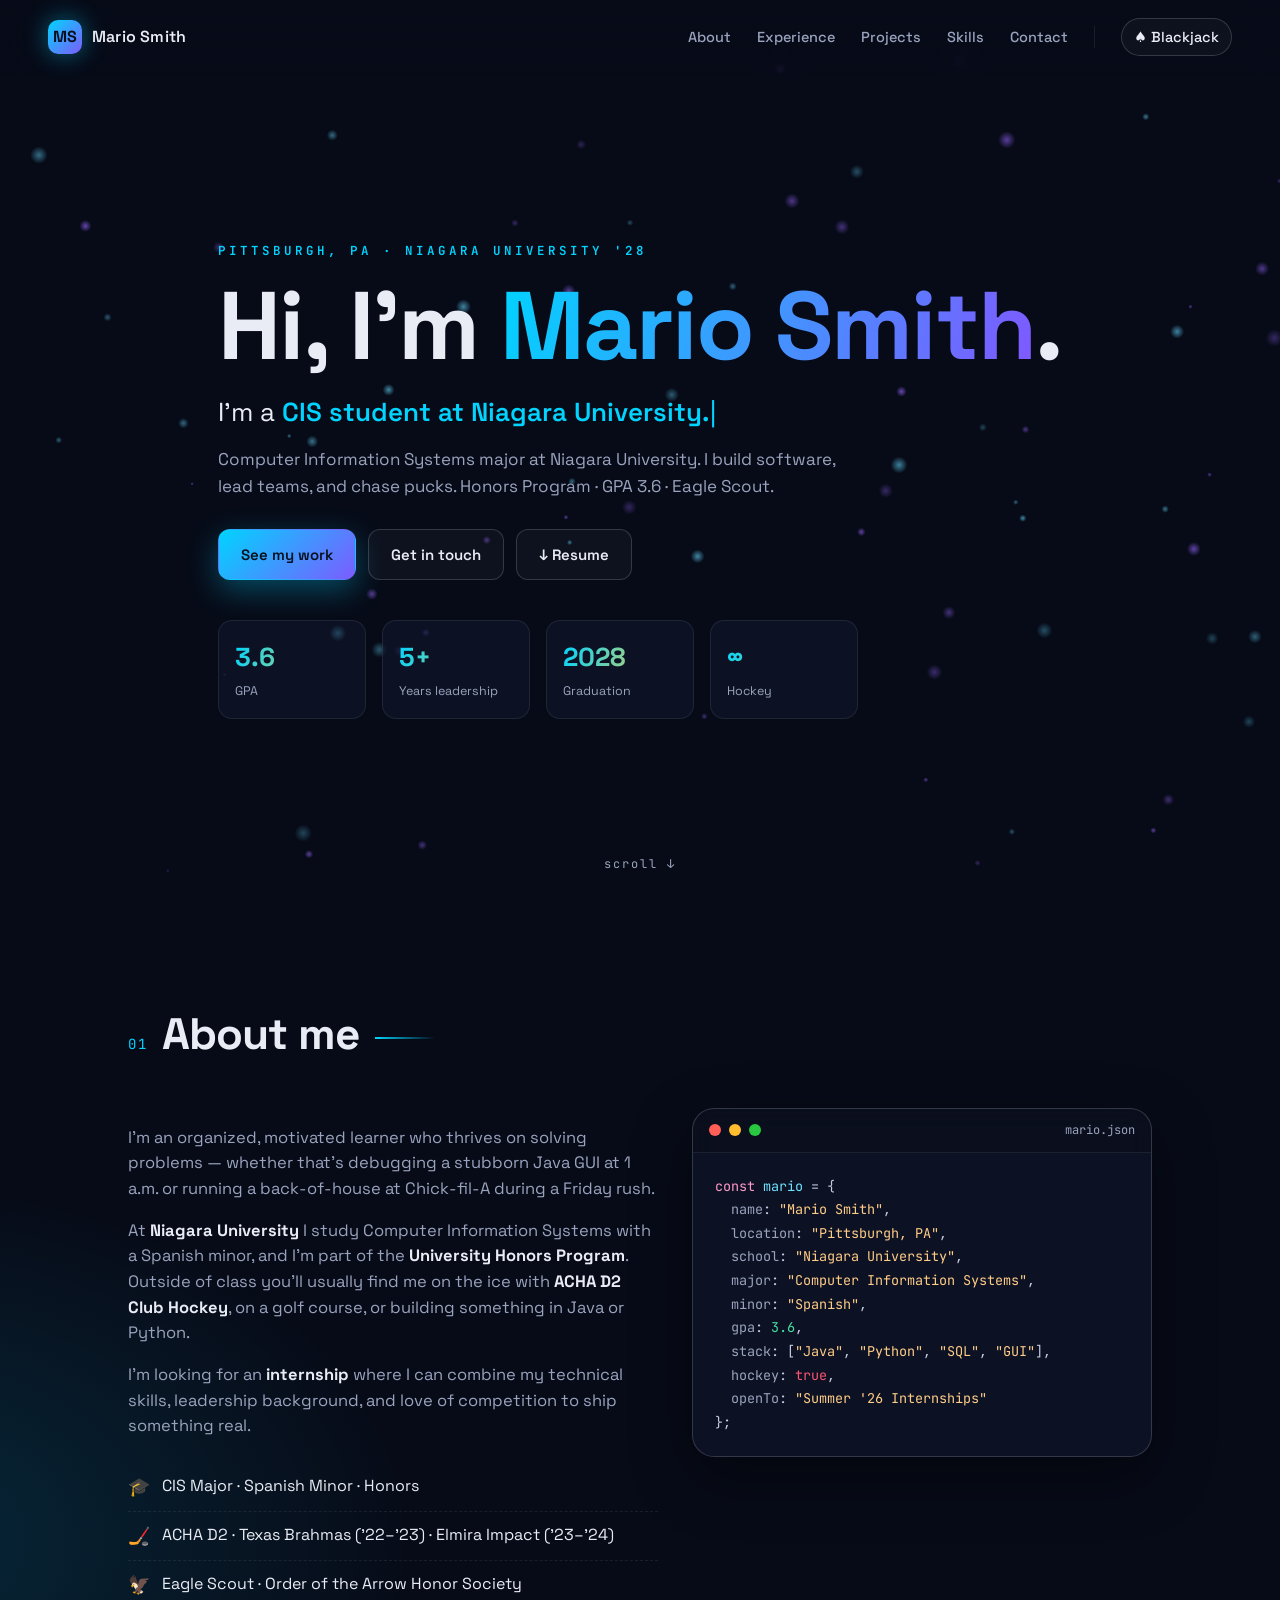
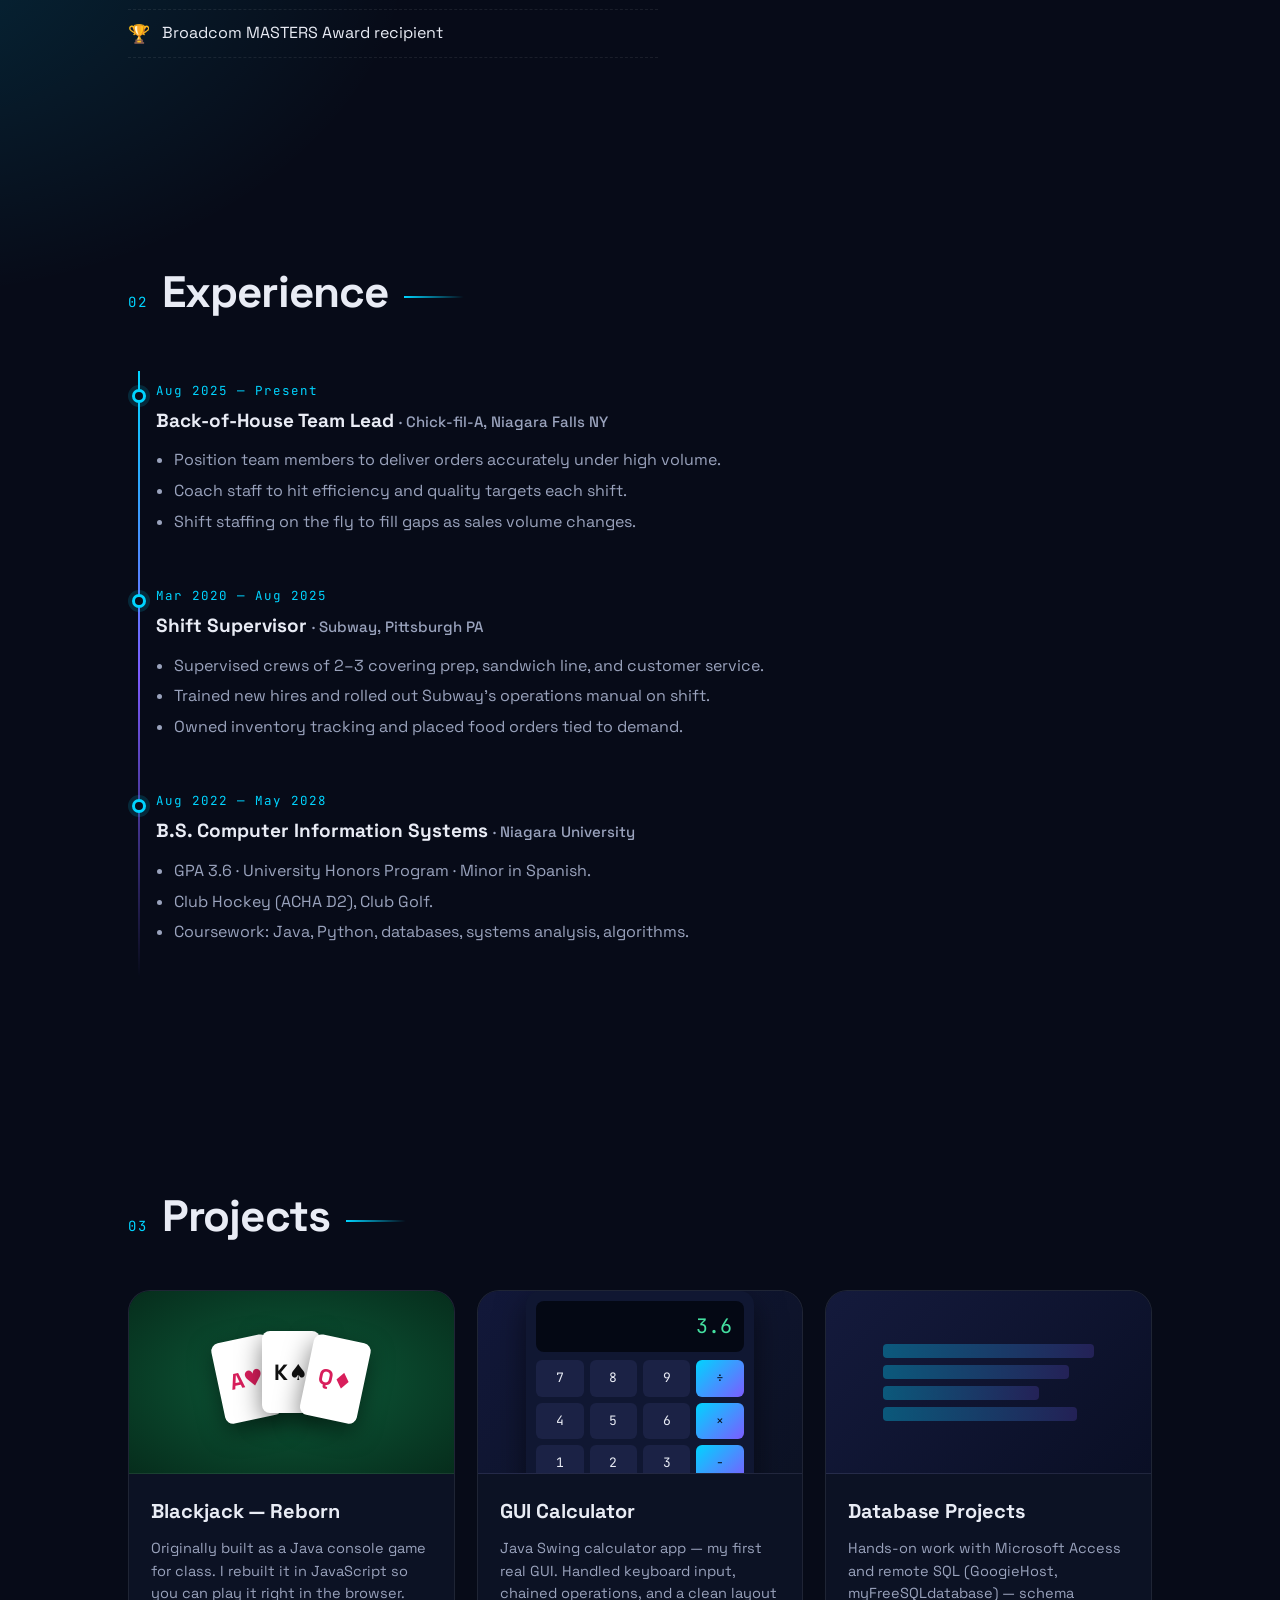
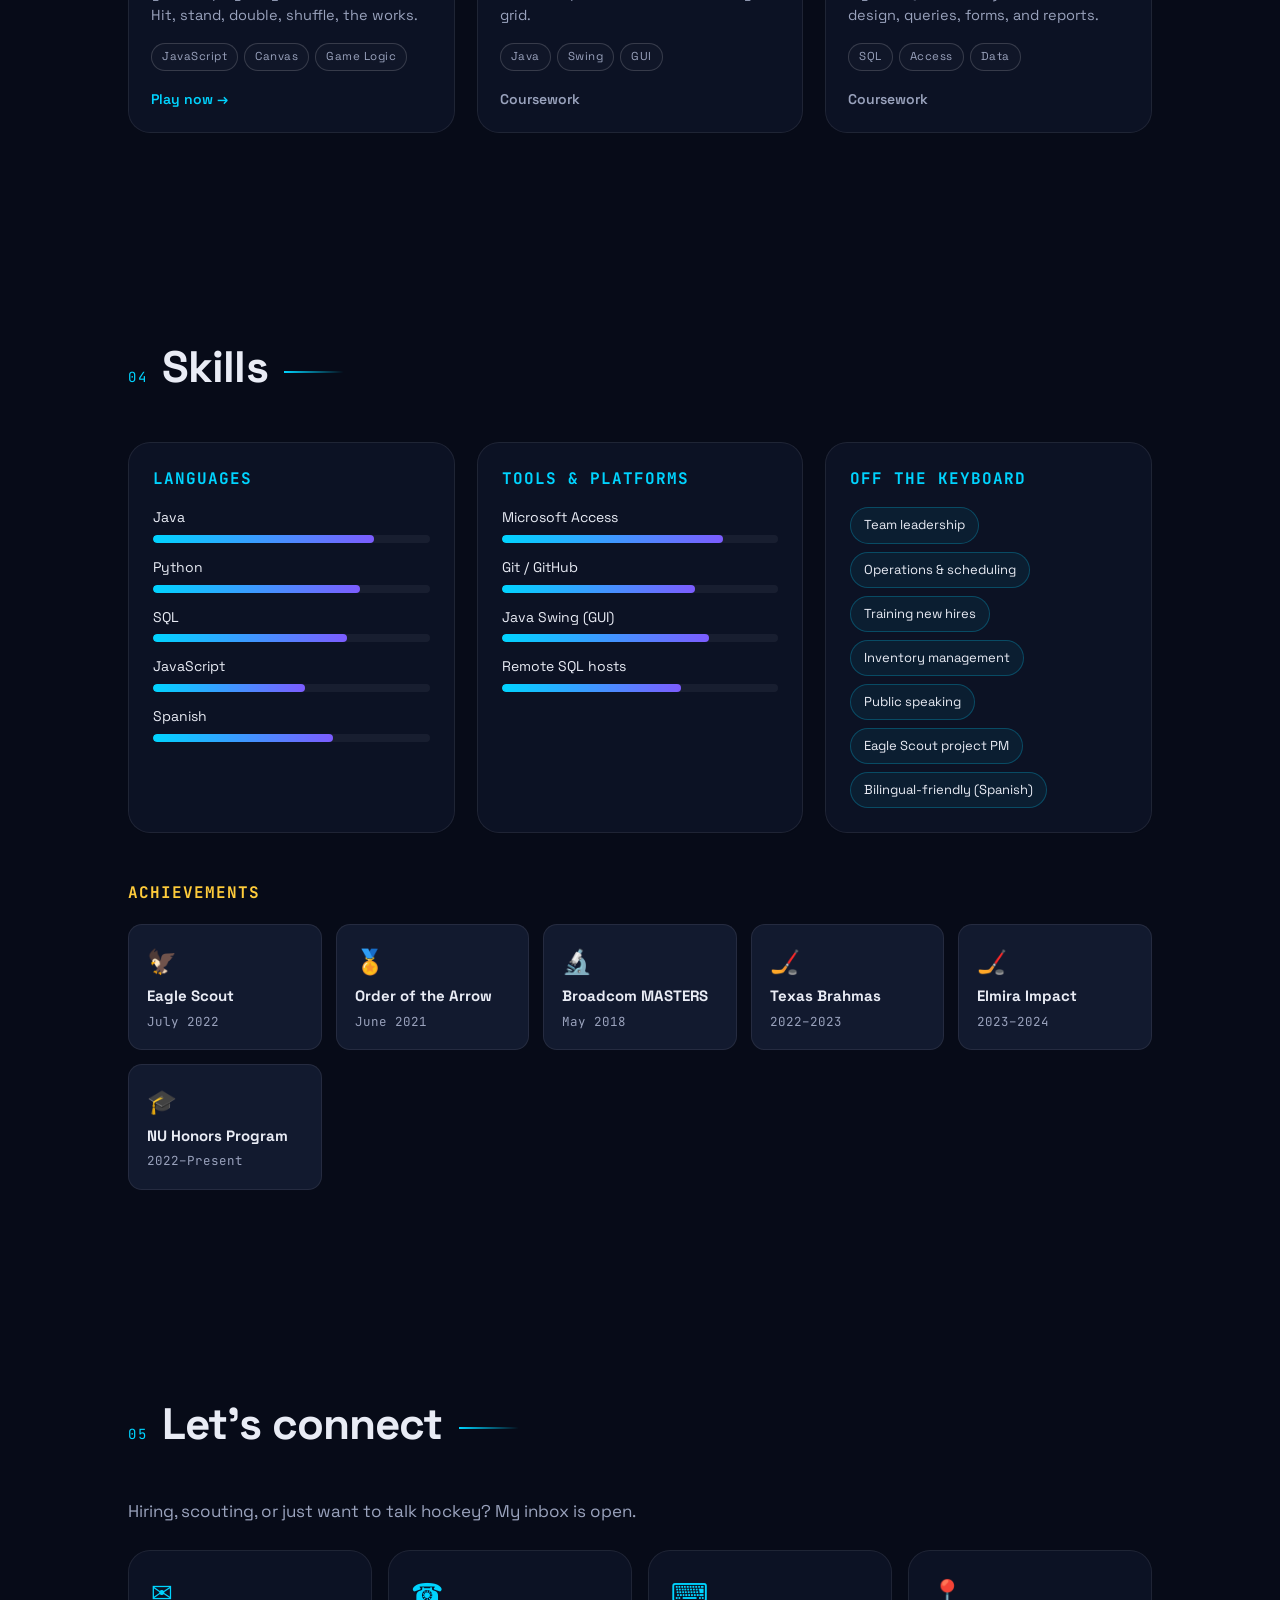
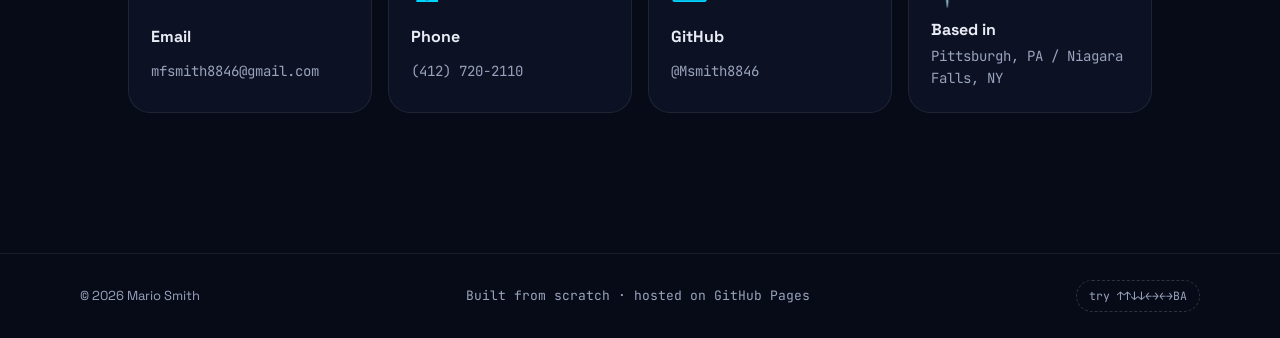
<file: index.html>
<!DOCTYPE html>
<html lang="en">
<head>
  <meta charset="UTF-8" />
  <meta name="viewport" content="width=device-width, initial-scale=1.0" />
  <meta name="description" content="Mario Smith — Computer Information Systems student at Niagara University. Java & Python developer, hockey player, Eagle Scout." />
  <meta name="theme-color" content="#0b1020" />
  <title>Mario Smith — CIS Student, Developer & Hockey Player</title>
  <link rel="preconnect" href="https://fonts.googleapis.com">
  <link rel="preconnect" href="https://fonts.gstatic.com" crossorigin>
  <link href="https://fonts.googleapis.com/css2?family=Space+Grotesk:wght@400;500;600;700&family=JetBrains+Mono:wght@400;600&display=swap" rel="stylesheet">
  <link rel="stylesheet" href="css/styles.css" />
  <link rel="icon" type="image/svg+xml" href="data:image/svg+xml,%3Csvg xmlns='http://www.w3.org/2000/svg' viewBox='0 0 100 100'%3E%3Ccircle cx='50' cy='50' r='45' fill='%230b1020'/%3E%3Ctext x='50' y='67' font-size='56' text-anchor='middle' fill='%2300d4ff' font-family='Arial' font-weight='bold'%3EM%3C/text%3E%3C/svg%3E">
</head>
<body>
  <canvas id="bg-canvas" aria-hidden="true"></canvas>

  <header class="nav" id="nav">
    <a href="#home" class="brand" aria-label="Home">
      <span class="brand-mark">MS</span>
      <span class="brand-text">Mario Smith</span>
    </a>
    <nav class="nav-links" aria-label="Primary">
      <a href="#about">About</a>
      <a href="#experience">Experience</a>
      <a href="#projects">Projects</a>
      <a href="#skills">Skills</a>
      <a href="#contact">Contact</a>
      <span class="nav-divider" aria-hidden="true"></span>
      <a href="blackjack.html" class="nav-fun">♠ Blackjack</a>
    </nav>
    <button class="nav-toggle" id="nav-toggle" aria-label="Toggle menu" aria-expanded="false">
      <span></span><span></span><span></span>
    </button>
  </header>

  <main>
    <section id="home" class="hero">
      <div class="hero-inner">
        <p class="eyebrow">Pittsburgh, PA · Niagara University '28</p>
        <h1 class="hero-title">
          Hi, I'm <span class="gradient-text">Mario Smith</span>.
        </h1>
        <p class="hero-sub">
          I'm a <span id="typed" class="typed"></span><span class="caret">|</span>
        </p>
        <p class="hero-desc">
          Computer Information Systems major at Niagara University. I build software,
          lead teams, and chase pucks. Honors Program · GPA 3.6 · Eagle Scout.
        </p>
        <div class="hero-cta">
          <a href="#projects" class="btn btn-primary">See my work</a>
          <a href="#contact" class="btn btn-ghost">Get in touch</a>
          <a href="assets/mario-smith-resume.pdf" class="btn btn-ghost" download>↓ Resume</a>
        </div>
        <div class="hero-stats">
          <div><strong>3.6</strong><span>GPA</span></div>
          <div><strong>5+</strong><span>Years leadership</span></div>
          <div><strong>2028</strong><span>Graduation</span></div>
          <div><strong>∞</strong><span>Hockey</span></div>
        </div>
      </div>
      <div class="scroll-hint" aria-hidden="true">scroll ↓</div>
    </section>

    <section id="about" class="section">
      <div class="section-head">
        <span class="section-num">01</span>
        <h2>About me</h2>
      </div>
      <div class="about-grid">
        <div class="about-copy">
          <p>
            I'm an organized, motivated learner who thrives on solving problems — whether
            that's debugging a stubborn Java GUI at 1 a.m. or running a back-of-house at
            Chick-fil-A during a Friday rush.
          </p>
          <p>
            At <strong>Niagara University</strong> I study Computer Information Systems
            with a Spanish minor, and I'm part of the <strong>University Honors
            Program</strong>. Outside of class you'll usually find me on the ice with
            <strong>ACHA D2 Club Hockey</strong>, on a golf course, or building something
            in Java or Python.
          </p>
          <p>
            I'm looking for an <strong>internship</strong> where I can combine my
            technical skills, leadership background, and love of competition to ship
            something real.
          </p>
          <ul class="about-facts">
            <li><span>🎓</span> CIS Major · Spanish Minor · Honors</li>
            <li><span>🏒</span> ACHA D2 · Texas Brahmas ('22–'23) · Elmira Impact ('23–'24)</li>
            <li><span>🦅</span> Eagle Scout · Order of the Arrow Honor Society</li>
            <li><span>🏆</span> Broadcom MASTERS Award recipient</li>
          </ul>
        </div>
        <div class="about-card tilt" data-tilt>
          <div class="about-card-head">
            <span class="dot red"></span>
            <span class="dot yellow"></span>
            <span class="dot green"></span>
            <span class="file-name">mario.json</span>
          </div>
<pre class="code"><span class="k">const</span> <span class="v">mario</span> = {
  <span class="p">name</span>: <span class="s">"Mario Smith"</span>,
  <span class="p">location</span>: <span class="s">"Pittsburgh, PA"</span>,
  <span class="p">school</span>: <span class="s">"Niagara University"</span>,
  <span class="p">major</span>: <span class="s">"Computer Information Systems"</span>,
  <span class="p">minor</span>: <span class="s">"Spanish"</span>,
  <span class="p">gpa</span>: <span class="n">3.6</span>,
  <span class="p">stack</span>: [<span class="s">"Java"</span>, <span class="s">"Python"</span>, <span class="s">"SQL"</span>, <span class="s">"GUI"</span>],
  <span class="p">hockey</span>: <span class="b">true</span>,
  <span class="p">openTo</span>: <span class="s">"Summer '26 Internships"</span>
};</pre>
        </div>
      </div>
    </section>

    <section id="experience" class="section">
      <div class="section-head">
        <span class="section-num">02</span>
        <h2>Experience</h2>
      </div>
      <div class="timeline">
        <article class="tl-item" data-reveal>
          <div class="tl-dot"></div>
          <div class="tl-meta">Aug 2025 — Present</div>
          <div class="tl-body">
            <h3>Back-of-House Team Lead <span class="tl-org">· Chick-fil-A, Niagara Falls NY</span></h3>
            <ul>
              <li>Position team members to deliver orders accurately under high volume.</li>
              <li>Coach staff to hit efficiency and quality targets each shift.</li>
              <li>Shift staffing on the fly to fill gaps as sales volume changes.</li>
            </ul>
          </div>
        </article>

        <article class="tl-item" data-reveal>
          <div class="tl-dot"></div>
          <div class="tl-meta">Mar 2020 — Aug 2025</div>
          <div class="tl-body">
            <h3>Shift Supervisor <span class="tl-org">· Subway, Pittsburgh PA</span></h3>
            <ul>
              <li>Supervised crews of 2–3 covering prep, sandwich line, and customer service.</li>
              <li>Trained new hires and rolled out Subway's operations manual on shift.</li>
              <li>Owned inventory tracking and placed food orders tied to demand.</li>
            </ul>
          </div>
        </article>

        <article class="tl-item" data-reveal>
          <div class="tl-dot"></div>
          <div class="tl-meta">Aug 2022 — May 2028</div>
          <div class="tl-body">
            <h3>B.S. Computer Information Systems <span class="tl-org">· Niagara University</span></h3>
            <ul>
              <li>GPA 3.6 · University Honors Program · Minor in Spanish.</li>
              <li>Club Hockey (ACHA D2), Club Golf.</li>
              <li>Coursework: Java, Python, databases, systems analysis, algorithms.</li>
            </ul>
          </div>
        </article>
      </div>
    </section>

    <section id="projects" class="section">
      <div class="section-head">
        <span class="section-num">03</span>
        <h2>Projects</h2>
      </div>
      <div class="projects-grid">
        <a class="proj-card" href="blackjack.html" data-reveal>
          <div class="proj-art art-blackjack" aria-hidden="true">
            <div class="cards-stack">
              <div class="mini-card red">A♥</div>
              <div class="mini-card">K♠</div>
              <div class="mini-card red">Q♦</div>
            </div>
          </div>
          <div class="proj-body">
            <h3>Blackjack — Reborn</h3>
            <p>Originally built as a Java console game for class. I rebuilt it in JavaScript so you can play it right in the browser. Hit, stand, double, shuffle, the works.</p>
            <div class="tags"><span>JavaScript</span><span>Canvas</span><span>Game Logic</span></div>
            <span class="proj-link">Play now →</span>
          </div>
        </a>

        <div class="proj-card static" data-reveal>
          <div class="proj-art art-gui" aria-hidden="true">
            <div class="calc">
              <div class="calc-screen">3.6</div>
              <div class="calc-grid">
                <span>7</span><span>8</span><span>9</span><span class="op">÷</span>
                <span>4</span><span>5</span><span>6</span><span class="op">×</span>
                <span>1</span><span>2</span><span>3</span><span class="op">−</span>
                <span>0</span><span>.</span><span class="op">=</span><span class="op">+</span>
              </div>
            </div>
          </div>
          <div class="proj-body">
            <h3>GUI Calculator</h3>
            <p>Java Swing calculator app — my first real GUI. Handled keyboard input, chained operations, and a clean layout grid.</p>
            <div class="tags"><span>Java</span><span>Swing</span><span>GUI</span></div>
            <span class="proj-link muted">Coursework</span>
          </div>
        </div>

        <div class="proj-card static" data-reveal>
          <div class="proj-art art-db" aria-hidden="true">
            <div class="db-rows">
              <div></div><div></div><div></div><div></div>
            </div>
          </div>
          <div class="proj-body">
            <h3>Database Projects</h3>
            <p>Hands-on work with Microsoft Access and remote SQL (GoogieHost, myFreeSQLdatabase) — schema design, queries, forms, and reports.</p>
            <div class="tags"><span>SQL</span><span>Access</span><span>Data</span></div>
            <span class="proj-link muted">Coursework</span>
          </div>
        </div>
      </div>
    </section>

    <section id="skills" class="section">
      <div class="section-head">
        <span class="section-num">04</span>
        <h2>Skills</h2>
      </div>
      <div class="skills-grid">
        <div class="skill-col">
          <h3>Languages</h3>
          <div class="skill"><span>Java</span><div class="bar"><i style="--w:80%"></i></div></div>
          <div class="skill"><span>Python</span><div class="bar"><i style="--w:75%"></i></div></div>
          <div class="skill"><span>SQL</span><div class="bar"><i style="--w:70%"></i></div></div>
          <div class="skill"><span>JavaScript</span><div class="bar"><i style="--w:55%"></i></div></div>
          <div class="skill"><span>Spanish</span><div class="bar"><i style="--w:65%"></i></div></div>
        </div>
        <div class="skill-col">
          <h3>Tools & Platforms</h3>
          <div class="skill"><span>Microsoft Access</span><div class="bar"><i style="--w:80%"></i></div></div>
          <div class="skill"><span>Git / GitHub</span><div class="bar"><i style="--w:70%"></i></div></div>
          <div class="skill"><span>Java Swing (GUI)</span><div class="bar"><i style="--w:75%"></i></div></div>
          <div class="skill"><span>Remote SQL hosts</span><div class="bar"><i style="--w:65%"></i></div></div>
        </div>
        <div class="skill-col">
          <h3>Off the keyboard</h3>
          <ul class="pill-list">
            <li>Team leadership</li>
            <li>Operations & scheduling</li>
            <li>Training new hires</li>
            <li>Inventory management</li>
            <li>Public speaking</li>
            <li>Eagle Scout project PM</li>
            <li>Bilingual-friendly (Spanish)</li>
          </ul>
        </div>
      </div>

      <div class="awards">
        <h3>Achievements</h3>
        <div class="award-grid">
          <div class="award"><span class="a-emoji">🦅</span><strong>Eagle Scout</strong><em>July 2022</em></div>
          <div class="award"><span class="a-emoji">🏅</span><strong>Order of the Arrow</strong><em>June 2021</em></div>
          <div class="award"><span class="a-emoji">🔬</span><strong>Broadcom MASTERS</strong><em>May 2018</em></div>
          <div class="award"><span class="a-emoji">🏒</span><strong>Texas Brahmas</strong><em>2022–2023</em></div>
          <div class="award"><span class="a-emoji">🏒</span><strong>Elmira Impact</strong><em>2023–2024</em></div>
          <div class="award"><span class="a-emoji">🎓</span><strong>NU Honors Program</strong><em>2022–Present</em></div>
        </div>
      </div>
    </section>

    <section id="contact" class="section contact">
      <div class="section-head">
        <span class="section-num">05</span>
        <h2>Let's connect</h2>
      </div>
      <p class="contact-lead">
        Hiring, scouting, or just want to talk hockey? My inbox is open.
      </p>
      <div class="contact-grid">
        <a class="contact-card" href="mailto:mfsmith8846@gmail.com">
          <span class="contact-icon">✉</span>
          <strong>Email</strong>
          <span class="contact-val">mfsmith8846@gmail.com</span>
        </a>
        <a class="contact-card" href="tel:+14127202110">
          <span class="contact-icon">☎</span>
          <strong>Phone</strong>
          <span class="contact-val">(412) 720-2110</span>
        </a>
        <a class="contact-card" href="https://github.com/Msmith8846" target="_blank" rel="noopener">
          <span class="contact-icon">⌨</span>
          <strong>GitHub</strong>
          <span class="contact-val">@Msmith8846</span>
        </a>
        <div class="contact-card static">
          <span class="contact-icon">📍</span>
          <strong>Based in</strong>
          <span class="contact-val">Pittsburgh, PA / Niagara Falls, NY</span>
        </div>
      </div>
    </section>
  </main>

  <footer class="footer">
    <div class="footer-inner">
      <span>© <span id="year"></span> Mario Smith</span>
      <span class="footer-tag">Built from scratch · hosted on GitHub Pages</span>
      <button id="konami-hint" class="konami-hint" aria-label="Secret hint">try ↑↑↓↓←→←→BA</button>
    </div>
  </footer>

  <div id="konami-overlay" class="konami-overlay" aria-hidden="true">
    <div class="konami-inner">
      <h3>🎉 You found the cheat code 🎉</h3>
      <p>Respect. Back to the game — deal yourself in.</p>
      <a href="blackjack.html" class="btn btn-primary">Play Blackjack</a>
    </div>
  </div>

  <script src="js/main.js"></script>
</body>
</html>
</file>
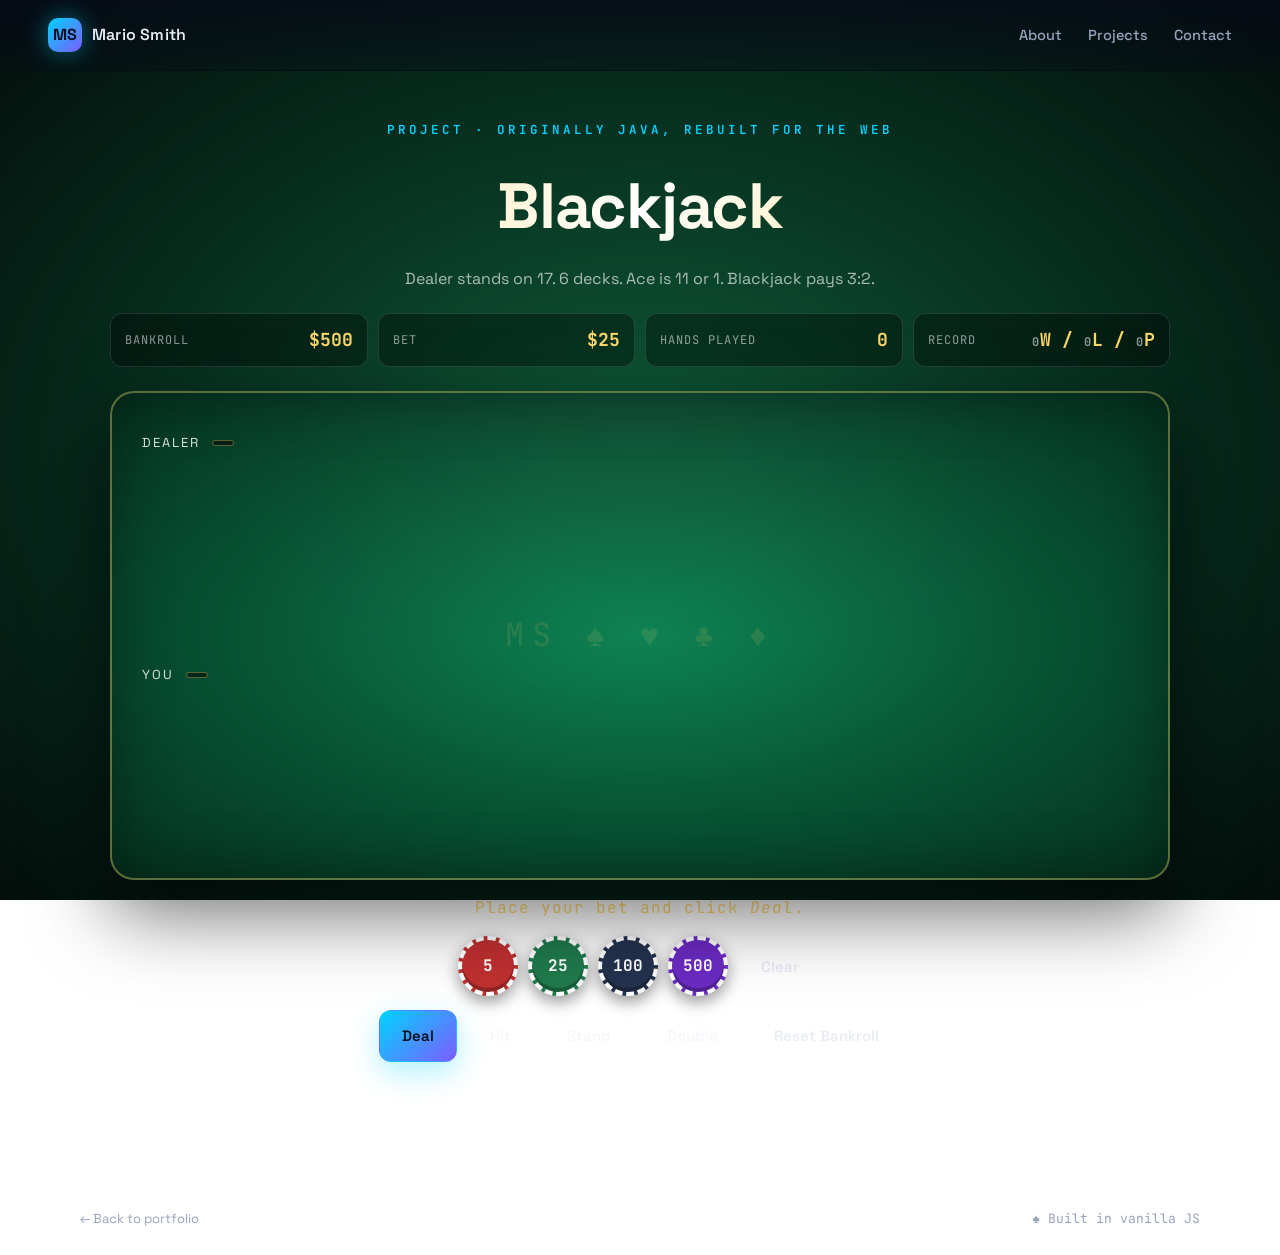
<file: blackjack.html>
<!DOCTYPE html>
<html lang="en">
<head>
  <meta charset="UTF-8" />
  <meta name="viewport" content="width=device-width, initial-scale=1.0" />
  <title>Blackjack — Mario Smith</title>
  <link rel="preconnect" href="https://fonts.googleapis.com">
  <link rel="preconnect" href="https://fonts.gstatic.com" crossorigin>
  <link href="https://fonts.googleapis.com/css2?family=Space+Grotesk:wght@400;500;600;700&family=JetBrains+Mono:wght@400;600&display=swap" rel="stylesheet">
  <link rel="stylesheet" href="css/styles.css" />
  <link rel="stylesheet" href="css/game.css" />
  <link rel="icon" type="image/svg+xml" href="data:image/svg+xml,%3Csvg xmlns='http://www.w3.org/2000/svg' viewBox='0 0 100 100'%3E%3Ccircle cx='50' cy='50' r='45' fill='%230b1020'/%3E%3Ctext x='50' y='67' font-size='56' text-anchor='middle' fill='%2300d4ff' font-family='Arial' font-weight='bold'%3EM%3C/text%3E%3C/svg%3E">
</head>
<body class="felt-bg">
  <header class="nav">
    <a href="index.html" class="brand">
      <span class="brand-mark">MS</span>
      <span class="brand-text">Mario Smith</span>
    </a>
    <nav class="nav-links" aria-label="Primary">
      <a href="index.html#about">About</a>
      <a href="index.html#projects">Projects</a>
      <a href="index.html#contact">Contact</a>
    </nav>
  </header>

  <main class="game-wrap">
    <div class="game-head">
      <p class="eyebrow">Project · Originally Java, rebuilt for the web</p>
      <h1>Blackjack</h1>
      <p class="game-sub">Dealer stands on 17. 6 decks. Ace is 11 or 1. Blackjack pays 3:2.</p>
    </div>

    <div class="hud">
      <div class="hud-card"><span>Bankroll</span><strong id="bankroll">$500</strong></div>
      <div class="hud-card"><span>Bet</span><strong id="bet">$25</strong></div>
      <div class="hud-card"><span>Hands played</span><strong id="hands">0</strong></div>
      <div class="hud-card"><span>Record</span><strong><span id="wins">0</span>W / <span id="losses">0</span>L / <span id="pushes">0</span>P</strong></div>
    </div>

    <div class="table" id="table">
      <div class="seat dealer-seat">
        <div class="seat-label">Dealer <span id="dealer-score" class="score"></span></div>
        <div class="hand" id="dealer-hand"></div>
      </div>

      <div class="felt-logo">MS ♠ ♥ ♣ ♦</div>

      <div class="seat player-seat">
        <div class="seat-label">You <span id="player-score" class="score"></span></div>
        <div class="hand" id="player-hand"></div>
      </div>
    </div>

    <div class="message" id="message">Place your bet and click <em>Deal</em>.</div>

    <div class="controls">
      <div class="bet-row">
        <button class="chip chip-5" data-bet="5">5</button>
        <button class="chip chip-25" data-bet="25">25</button>
        <button class="chip chip-100" data-bet="100">100</button>
        <button class="chip chip-500" data-bet="500">500</button>
        <button id="clear-bet" class="btn btn-ghost">Clear</button>
      </div>
      <div class="action-row">
        <button id="deal" class="btn btn-primary">Deal</button>
        <button id="hit" class="btn btn-ghost" disabled>Hit</button>
        <button id="stand" class="btn btn-ghost" disabled>Stand</button>
        <button id="double" class="btn btn-ghost" disabled>Double</button>
        <button id="reset" class="btn btn-ghost">Reset Bankroll</button>
      </div>
    </div>
  </main>

  <footer class="footer">
    <div class="footer-inner">
      <a href="index.html">← Back to portfolio</a>
      <span class="footer-tag">♠ Built in vanilla JS</span>
    </div>
  </footer>

  <script src="js/blackjack.js"></script>
</body>
</html>
</file>
<file: css/styles.css>
:root {
  --bg: #070b18;
  --bg-2: #0b1020;
  --panel: rgba(18, 24, 46, 0.6);
  --panel-2: rgba(24, 32, 58, 0.72);
  --border: rgba(255, 255, 255, 0.08);
  --border-strong: rgba(255, 255, 255, 0.16);
  --text: #e9ecf5;
  --muted: #9aa3bd;
  --accent: #00d4ff;
  --accent-2: #7c5cff;
  --gold: #ffcc3b;
  --red: #ff5470;
  --green: #44e0a1;
  --shadow: 0 20px 60px rgba(0, 0, 0, 0.45);
  --radius: 14px;
  --radius-lg: 22px;
}

* { box-sizing: border-box; }
html { scroll-behavior: smooth; }
body {
  margin: 0;
  font-family: 'Space Grotesk', system-ui, sans-serif;
  background: radial-gradient(1200px 800px at 80% -10%, rgba(124, 92, 255, 0.22), transparent 60%),
              radial-gradient(900px 600px at -10% 30%, rgba(0, 212, 255, 0.15), transparent 60%),
              var(--bg);
  color: var(--text);
  line-height: 1.55;
  min-height: 100vh;
  overflow-x: hidden;
}
a { color: inherit; text-decoration: none; }
button { font: inherit; cursor: pointer; }

#bg-canvas {
  position: fixed;
  inset: 0;
  z-index: -1;
  pointer-events: none;
}

/* NAV */
.nav {
  position: fixed;
  top: 0; left: 0; right: 0;
  display: flex;
  justify-content: space-between;
  align-items: center;
  padding: 18px clamp(20px, 4vw, 48px);
  z-index: 50;
  backdrop-filter: blur(12px);
  background: linear-gradient(to bottom, rgba(7, 11, 24, 0.78), rgba(7, 11, 24, 0.35));
  border-bottom: 1px solid transparent;
  transition: border-color 0.25s, background 0.25s;
}
.nav.scrolled {
  border-bottom-color: var(--border);
  background: rgba(7, 11, 24, 0.88);
}
.brand {
  display: flex; align-items: center; gap: 10px; font-weight: 600;
}
.brand-mark {
  width: 34px; height: 34px;
  display: grid; place-items: center;
  border-radius: 10px;
  background: linear-gradient(135deg, var(--accent), var(--accent-2));
  color: #0a0f1e; font-weight: 700;
  box-shadow: 0 0 24px rgba(0, 212, 255, 0.45);
}
.brand-text { letter-spacing: 0.2px; }
.nav-links {
  display: flex; align-items: center; gap: 26px;
}
.nav-links a {
  color: var(--muted);
  font-size: 14.5px;
  font-weight: 500;
  position: relative;
  transition: color 0.2s;
}
.nav-links a:hover { color: var(--text); }
.nav-links a::after {
  content: "";
  position: absolute; left: 0; bottom: -6px;
  width: 0; height: 2px;
  background: linear-gradient(90deg, var(--accent), var(--accent-2));
  transition: width 0.25s ease;
}
.nav-links a:hover::after { width: 100%; }
.nav-fun {
  padding: 7px 12px;
  border: 1px solid var(--border-strong);
  border-radius: 999px;
  color: var(--text) !important;
  font-weight: 600;
  background: rgba(255, 255, 255, 0.03);
  transition: transform 0.2s, border-color 0.2s, background 0.2s;
}
.nav-fun:hover {
  transform: translateY(-2px);
  border-color: var(--accent);
  background: rgba(0, 212, 255, 0.08);
}
.nav-fun::after { display: none; }
.nav-divider {
  width: 1px; height: 22px; background: var(--border);
}
.nav-toggle {
  display: none;
  background: transparent;
  border: 1px solid var(--border);
  border-radius: 10px;
  width: 40px; height: 40px;
  padding: 10px;
  flex-direction: column; justify-content: space-between; align-items: stretch;
}
.nav-toggle span {
  display: block;
  height: 2px; background: var(--text);
  transition: transform 0.25s;
}

/* HERO */
.hero {
  min-height: 100vh;
  display: grid; place-items: center;
  padding: 140px 20px 80px;
  position: relative;
}
.hero-inner {
  max-width: 920px;
  text-align: left;
  animation: fade-up 0.9s cubic-bezier(0.2, 0.8, 0.2, 1) both;
}
.eyebrow {
  color: var(--accent);
  letter-spacing: 3px;
  text-transform: uppercase;
  font-size: 12.5px;
  font-weight: 600;
  margin: 0 0 18px;
  font-family: 'JetBrains Mono', monospace;
}
.hero-title {
  font-size: clamp(44px, 8vw, 96px);
  line-height: 1.02;
  margin: 0 0 16px;
  letter-spacing: -0.02em;
  font-weight: 700;
}
.gradient-text {
  background: linear-gradient(110deg, var(--accent) 0%, var(--accent-2) 50%, var(--gold) 100%);
  background-size: 200% 100%;
  -webkit-background-clip: text;
  background-clip: text;
  color: transparent;
  animation: gradient-shift 8s linear infinite;
}
@keyframes gradient-shift {
  0% { background-position: 0% 0; }
  100% { background-position: 200% 0; }
}
.hero-sub {
  font-size: clamp(18px, 2.6vw, 26px);
  color: var(--text);
  margin: 0 0 14px;
  min-height: 1.5em;
}
.typed { color: var(--accent); font-weight: 600; }
.caret {
  display: inline-block;
  color: var(--accent);
  animation: blink 1s steps(2) infinite;
  margin-left: 1px;
}
@keyframes blink { 50% { opacity: 0; } }
.hero-desc {
  color: var(--muted);
  max-width: 640px;
  font-size: 17px;
  margin: 0 0 30px;
}
.hero-cta {
  display: flex; flex-wrap: wrap; gap: 12px;
  margin-bottom: 40px;
}
.btn {
  display: inline-flex; align-items: center; gap: 8px;
  padding: 13px 22px;
  border-radius: 12px;
  font-weight: 600;
  font-size: 15px;
  border: 1px solid transparent;
  transition: transform 0.2s, box-shadow 0.2s, background 0.2s, border-color 0.2s;
}
.btn-primary {
  background: linear-gradient(135deg, var(--accent), var(--accent-2));
  color: #07101c;
  box-shadow: 0 10px 30px rgba(0, 212, 255, 0.32);
}
.btn-primary:hover { transform: translateY(-2px); box-shadow: 0 14px 40px rgba(124, 92, 255, 0.45); }
.btn-ghost {
  background: rgba(255, 255, 255, 0.03);
  border-color: var(--border-strong);
  color: var(--text);
}
.btn-ghost:hover {
  border-color: var(--accent);
  background: rgba(0, 212, 255, 0.08);
  transform: translateY(-2px);
}
.hero-stats {
  display: grid;
  grid-template-columns: repeat(4, minmax(0, 1fr));
  gap: 16px;
  max-width: 640px;
}
.hero-stats > div {
  padding: 16px;
  border: 1px solid var(--border);
  border-radius: 14px;
  background: var(--panel);
  backdrop-filter: blur(8px);
}
.hero-stats strong {
  display: block;
  font-size: 26px;
  background: linear-gradient(110deg, var(--accent), var(--gold));
  -webkit-background-clip: text;
  background-clip: text;
  color: transparent;
}
.hero-stats span { color: var(--muted); font-size: 12.5px; }
.scroll-hint {
  position: absolute;
  bottom: 26px; left: 50%;
  transform: translateX(-50%);
  color: var(--muted);
  font-family: 'JetBrains Mono', monospace;
  font-size: 12px;
  letter-spacing: 2px;
  animation: bob 2s ease-in-out infinite;
}
@keyframes bob { 0%,100% { transform: translate(-50%, 0); } 50% { transform: translate(-50%, 6px); } }
@keyframes fade-up {
  from { opacity: 0; transform: translateY(20px); }
  to { opacity: 1; transform: translateY(0); }
}

/* SECTIONS */
.section {
  max-width: 1120px;
  margin: 0 auto;
  padding: 100px clamp(20px, 4vw, 48px);
}
.section-head {
  display: flex; align-items: baseline; gap: 14px;
  margin-bottom: 40px;
}
.section-num {
  font-family: 'JetBrains Mono', monospace;
  color: var(--accent);
  font-size: 14px;
  letter-spacing: 2px;
}
.section-head h2 {
  font-size: clamp(28px, 4.5vw, 44px);
  margin: 0;
  letter-spacing: -0.02em;
}
.section-head h2::after {
  content: "";
  display: inline-block;
  width: 60px; height: 2px;
  background: linear-gradient(90deg, var(--accent), transparent);
  vertical-align: middle;
  margin-left: 16px;
}

/* ABOUT */
.about-grid {
  display: grid;
  grid-template-columns: 1.15fr 1fr;
  gap: 34px;
  align-items: start;
}
.about-copy p { color: var(--muted); font-size: 16.5px; }
.about-copy strong { color: var(--text); }
.about-facts {
  list-style: none; padding: 0; margin: 24px 0 0;
}
.about-facts li {
  padding: 10px 0;
  border-bottom: 1px dashed var(--border);
  color: var(--text);
  display: flex; align-items: center; gap: 12px;
}
.about-facts li span { font-size: 18px; }

.about-card {
  background: var(--panel);
  border: 1px solid var(--border-strong);
  border-radius: var(--radius-lg);
  box-shadow: var(--shadow);
  overflow: hidden;
  backdrop-filter: blur(12px);
  transition: transform 0.35s ease;
  will-change: transform;
}
.about-card-head {
  display: flex; align-items: center; gap: 8px;
  padding: 12px 16px;
  border-bottom: 1px solid var(--border);
  background: rgba(0,0,0,0.2);
}
.dot { width: 12px; height: 12px; border-radius: 50%; }
.dot.red { background: #ff5f57; }
.dot.yellow { background: #febc2e; }
.dot.green { background: #28c840; }
.file-name {
  margin-left: auto;
  font-family: 'JetBrains Mono', monospace;
  font-size: 12px;
  color: var(--muted);
}
.code {
  padding: 22px;
  margin: 0;
  font-family: 'JetBrains Mono', monospace;
  font-size: 13.5px;
  line-height: 1.75;
  color: #c7cbe0;
  overflow-x: auto;
}
.code .k { color: #ff9ac7; }
.code .v { color: #6ee2ff; }
.code .p { color: #9aa3bd; }
.code .s { color: #ffcc88; }
.code .n { color: #44e0a1; }
.code .b { color: #ff5470; }

/* TIMELINE */
.timeline { position: relative; padding-left: 28px; }
.timeline::before {
  content: "";
  position: absolute; left: 10px; top: 4px; bottom: 4px;
  width: 2px;
  background: linear-gradient(to bottom, var(--accent), var(--accent-2), transparent);
}
.tl-item {
  position: relative;
  padding: 14px 0 34px;
}
.tl-dot {
  position: absolute;
  left: -24px; top: 22px;
  width: 14px; height: 14px; border-radius: 50%;
  background: var(--bg);
  border: 3px solid var(--accent);
  box-shadow: 0 0 0 4px rgba(0, 212, 255, 0.15);
}
.tl-meta {
  color: var(--accent);
  font-family: 'JetBrains Mono', monospace;
  font-size: 12.5px;
  letter-spacing: 1px;
  margin-bottom: 6px;
}
.tl-body h3 {
  margin: 0 0 10px;
  font-size: 19px;
}
.tl-org { color: var(--muted); font-weight: 500; font-size: 15px; }
.tl-body ul { margin: 0; padding-left: 18px; color: var(--muted); }
.tl-body li { padding: 3px 0; }

/* PROJECTS */
.projects-grid {
  display: grid;
  grid-template-columns: repeat(auto-fit, minmax(280px, 1fr));
  gap: 22px;
}
.proj-card {
  display: flex; flex-direction: column;
  background: var(--panel);
  border: 1px solid var(--border);
  border-radius: var(--radius-lg);
  overflow: hidden;
  backdrop-filter: blur(10px);
  transition: transform 0.3s ease, border-color 0.3s ease, box-shadow 0.3s ease;
  color: var(--text);
}
.proj-card:hover {
  transform: translateY(-6px);
  border-color: var(--accent);
  box-shadow: 0 24px 50px rgba(0, 0, 0, 0.5), 0 0 0 1px rgba(0, 212, 255, 0.2);
}
.proj-card.static:hover { transform: none; border-color: var(--border); box-shadow: none; cursor: default; }
.proj-art {
  aspect-ratio: 16/9;
  position: relative;
  overflow: hidden;
  background: linear-gradient(135deg, #12183a, #0c1224);
  border-bottom: 1px solid var(--border);
}
.proj-card:hover .proj-art { transform: scale(1.02); }
.art-blackjack {
  background: radial-gradient(ellipse at center, #0d5c3a, #062d1c);
}
.cards-stack {
  position: absolute;
  left: 50%; top: 50%;
  transform: translate(-50%, -50%);
  display: flex; gap: -20px;
}
.mini-card {
  width: 58px; height: 82px;
  background: white; color: #111;
  border-radius: 8px;
  display: grid; place-items: center;
  font-weight: 700; font-size: 22px;
  box-shadow: 0 8px 24px rgba(0,0,0,0.5);
  transition: transform 0.3s;
}
.cards-stack .mini-card:nth-child(1) { transform: rotate(-12deg) translateX(14px); }
.cards-stack .mini-card:nth-child(2) { transform: translateY(-10px); }
.cards-stack .mini-card:nth-child(3) { transform: rotate(12deg) translateX(-14px); }
.proj-card:hover .cards-stack .mini-card:nth-child(1) { transform: rotate(-18deg) translateX(20px) translateY(-6px); }
.proj-card:hover .cards-stack .mini-card:nth-child(3) { transform: rotate(18deg) translateX(-20px) translateY(-6px); }
.mini-card.red { color: #d81e5b; }

.art-hockey {
  background:
    repeating-linear-gradient(90deg, rgba(0,212,255,0.08) 0, rgba(0,212,255,0.08) 2px, transparent 2px, transparent 40px),
    linear-gradient(180deg, #0b1a3d, #061028);
}
.art-hockey .puck {
  position: absolute; left: 20%; bottom: 30%;
  width: 26px; height: 12px; border-radius: 50%;
  background: #0a0a0a;
  box-shadow: 0 4px 12px rgba(0,0,0,0.6), inset 0 -3px 0 #333;
  animation: puck-glide 3s ease-in-out infinite;
}
@keyframes puck-glide {
  0%,100% { transform: translateX(0); }
  50% { transform: translateX(120px); }
}
.art-hockey .stick {
  position: absolute;
  left: 8%; bottom: 24%;
  width: 90px; height: 6px;
  background: linear-gradient(90deg, #c78b4a, #8a5a28);
  transform: rotate(-18deg);
  transform-origin: right center;
  border-radius: 3px;
}
.art-hockey .stick::after {
  content: "";
  position: absolute; right: -14px; bottom: -4px;
  width: 18px; height: 14px;
  background: #1a1a1a;
  border-radius: 2px 6px 2px 6px;
}
.art-hockey .net {
  position: absolute;
  right: 10%; bottom: 22%;
  width: 56px; height: 46px;
  border: 3px solid #e9ecf5;
  border-right: none;
  border-radius: 60% 0 0 60%;
  background: repeating-linear-gradient(90deg, rgba(255,255,255,0.12) 0 1px, transparent 1px 6px),
              repeating-linear-gradient(0deg, rgba(255,255,255,0.12) 0 1px, transparent 1px 6px);
}

.art-gui, .art-db { display: grid; place-items: center; }
.calc {
  width: 70%;
  background: #101732;
  border-radius: 14px;
  padding: 10px;
  box-shadow: 0 12px 30px rgba(0,0,0,0.5);
}
.calc-screen {
  background: #040814;
  color: var(--green);
  font-family: 'JetBrains Mono', monospace;
  text-align: right;
  padding: 10px 12px;
  border-radius: 8px;
  font-size: 20px;
  margin-bottom: 8px;
}
.calc-grid {
  display: grid; grid-template-columns: repeat(4, 1fr); gap: 6px;
}
.calc-grid span {
  padding: 8px;
  background: #1b2245;
  color: var(--text);
  text-align: center;
  border-radius: 6px;
  font-size: 13px;
  font-family: 'JetBrains Mono', monospace;
}
.calc-grid .op { background: linear-gradient(135deg, var(--accent), var(--accent-2)); color: #07101c; }

.art-db { background: linear-gradient(135deg, #141a3c, #0a0f25); }
.db-rows {
  width: 65%;
  display: grid; gap: 7px;
}
.db-rows > div {
  height: 14px;
  background: linear-gradient(90deg, rgba(0,212,255,0.35), rgba(124,92,255,0.2));
  border-radius: 4px;
  animation: shimmer 2.6s ease-in-out infinite;
}
.db-rows > div:nth-child(2) { animation-delay: 0.3s; width: 88%; }
.db-rows > div:nth-child(3) { animation-delay: 0.6s; width: 74%; }
.db-rows > div:nth-child(4) { animation-delay: 0.9s; width: 92%; }
@keyframes shimmer { 0%,100% { opacity: 0.65; } 50% { opacity: 1; } }

.proj-body { padding: 22px; display: flex; flex-direction: column; gap: 10px; flex: 1; }
.proj-body h3 { margin: 0; font-size: 20px; }
.proj-body p { margin: 0; color: var(--muted); font-size: 14.5px; flex: 1; }
.tags { display: flex; flex-wrap: wrap; gap: 6px; margin-top: 6px; }
.tags span {
  font-size: 11.5px;
  letter-spacing: 0.5px;
  padding: 4px 10px;
  border: 1px solid var(--border-strong);
  border-radius: 999px;
  color: var(--muted);
  background: rgba(255,255,255,0.02);
}
.proj-link {
  color: var(--accent);
  font-weight: 600;
  font-size: 14px;
  margin-top: 8px;
}
.proj-link.muted { color: var(--muted); }

/* SKILLS */
.skills-grid {
  display: grid;
  grid-template-columns: repeat(auto-fit, minmax(260px, 1fr));
  gap: 22px;
}
.skill-col {
  padding: 24px;
  background: var(--panel);
  border: 1px solid var(--border);
  border-radius: var(--radius-lg);
  backdrop-filter: blur(10px);
}
.skill-col h3 {
  margin: 0 0 16px;
  font-size: 16px;
  color: var(--accent);
  letter-spacing: 1px;
  text-transform: uppercase;
  font-family: 'JetBrains Mono', monospace;
}
.skill { margin-bottom: 14px; }
.skill span {
  display: flex; justify-content: space-between;
  font-size: 14px;
  margin-bottom: 6px;
  color: var(--text);
}
.bar {
  height: 8px;
  background: rgba(255,255,255,0.05);
  border-radius: 4px;
  overflow: hidden;
}
.bar i {
  display: block;
  height: 100%; width: 0;
  background: linear-gradient(90deg, var(--accent), var(--accent-2));
  border-radius: 4px;
  transition: width 1.2s cubic-bezier(0.2, 0.8, 0.2, 1);
}
.skill.in-view .bar i { width: var(--w); }

.pill-list { list-style: none; padding: 0; margin: 0; display: flex; flex-wrap: wrap; gap: 8px; }
.pill-list li {
  padding: 7px 13px;
  border-radius: 999px;
  background: rgba(0, 212, 255, 0.06);
  border: 1px solid rgba(0, 212, 255, 0.25);
  color: var(--text);
  font-size: 13px;
}

.awards { margin-top: 48px; }
.awards h3 {
  font-size: 16px;
  letter-spacing: 1px;
  text-transform: uppercase;
  color: var(--gold);
  font-family: 'JetBrains Mono', monospace;
  margin-bottom: 18px;
}
.award-grid {
  display: grid;
  grid-template-columns: repeat(auto-fit, minmax(190px, 1fr));
  gap: 14px;
}
.award {
  padding: 18px;
  border: 1px solid var(--border);
  border-radius: var(--radius);
  background: var(--panel-2);
  display: grid; gap: 4px;
  transition: transform 0.25s, border-color 0.25s;
}
.award:hover { transform: translateY(-3px); border-color: var(--gold); }
.award .a-emoji { font-size: 24px; }
.award strong { font-size: 15px; }
.award em { color: var(--muted); font-style: normal; font-size: 12.5px; font-family: 'JetBrains Mono', monospace; }

/* CONTACT */
.contact-lead { color: var(--muted); font-size: 17px; margin: 0 0 26px; }
.contact-grid {
  display: grid;
  grid-template-columns: repeat(auto-fit, minmax(230px, 1fr));
  gap: 16px;
}
.contact-card {
  display: grid; gap: 4px;
  padding: 22px;
  border: 1px solid var(--border);
  background: var(--panel);
  border-radius: var(--radius-lg);
  color: var(--text);
  transition: transform 0.25s, border-color 0.25s, background 0.25s;
  backdrop-filter: blur(10px);
}
.contact-card:not(.static):hover {
  transform: translateY(-4px);
  border-color: var(--accent);
  background: rgba(0, 212, 255, 0.05);
}
.contact-icon {
  font-size: 26px;
  color: var(--accent);
}
.contact-val { color: var(--muted); font-size: 14px; font-family: 'JetBrains Mono', monospace; }

/* FOOTER */
.footer {
  border-top: 1px solid var(--border);
  margin-top: 40px;
  padding: 26px 20px;
}
.footer-inner {
  max-width: 1120px;
  margin: 0 auto;
  display: flex; justify-content: space-between; align-items: center; gap: 12px; flex-wrap: wrap;
  color: var(--muted);
  font-size: 13px;
}
.footer-tag { font-family: 'JetBrains Mono', monospace; }
.konami-hint {
  background: transparent;
  border: 1px dashed var(--border-strong);
  color: var(--muted);
  padding: 6px 12px;
  border-radius: 999px;
  font-family: 'JetBrains Mono', monospace;
  font-size: 11.5px;
}
.konami-hint:hover { color: var(--accent); border-color: var(--accent); }

/* KONAMI OVERLAY */
.konami-overlay {
  position: fixed; inset: 0;
  display: none;
  place-items: center;
  background: rgba(4, 8, 16, 0.85);
  backdrop-filter: blur(8px);
  z-index: 200;
}
.konami-overlay.show { display: grid; animation: fade-up 0.4s ease; }
.konami-inner {
  background: var(--panel-2);
  border: 1px solid var(--accent);
  border-radius: 20px;
  padding: 36px;
  text-align: center;
  max-width: 90%;
  box-shadow: 0 30px 80px rgba(0, 212, 255, 0.3);
}
.konami-inner h3 { margin: 0 0 10px; font-size: 26px; }
.konami-inner p { color: var(--muted); margin: 0 0 22px; }

/* REVEAL */
[data-reveal] {
  opacity: 0;
  transform: translateY(20px);
  transition: opacity 0.7s ease, transform 0.7s ease;
}
[data-reveal].in-view {
  opacity: 1;
  transform: none;
}

/* RESPONSIVE */
@media (max-width: 880px) {
  .about-grid { grid-template-columns: 1fr; }
  .hero-stats { grid-template-columns: repeat(2, 1fr); }
  .nav-links {
    position: absolute; top: 100%; left: 0; right: 0;
    flex-direction: column;
    gap: 14px;
    padding: 20px;
    background: rgba(7, 11, 24, 0.97);
    border-bottom: 1px solid var(--border);
    transform: translateY(-10px);
    opacity: 0; pointer-events: none;
    transition: transform 0.25s, opacity 0.25s;
  }
  .nav-links.open {
    transform: none; opacity: 1; pointer-events: auto;
  }
  .nav-divider { display: none; }
  .nav-toggle { display: flex; }
}
@media (max-width: 520px) {
  .hero-stats { grid-template-columns: repeat(2, 1fr); }
  .section { padding: 70px 20px; }
}
</file>
<file: css/game.css>
.felt-bg {
  background:
    radial-gradient(ellipse at center, #0e5a38 0%, #062a1c 60%, #030e0a 100%) fixed;
}
.slapshot-bg {
  background:
    linear-gradient(180deg, #081128 0%, #040814 100%) fixed;
}

.game-wrap {
  max-width: 1100px;
  margin: 0 auto;
  padding: 120px 20px 80px;
}
.game-head { text-align: center; margin-bottom: 22px; }
.game-head h1 {
  font-size: clamp(38px, 6vw, 64px);
  margin: 6px 0 10px;
  letter-spacing: -0.02em;
  background: linear-gradient(110deg, #ffd86b, #ffffff, #ffd86b);
  -webkit-background-clip: text; background-clip: text; color: transparent;
}
.game-sub { color: rgba(255,255,255,0.65); margin: 0; }

.hud {
  display: grid;
  grid-template-columns: repeat(auto-fit, minmax(150px, 1fr));
  gap: 10px;
  margin-bottom: 24px;
}
.hud-card {
  background: rgba(0, 0, 0, 0.35);
  border: 1px solid rgba(255, 255, 255, 0.12);
  border-radius: 12px;
  padding: 12px 14px;
  display: flex; justify-content: space-between; align-items: center;
  font-family: 'JetBrains Mono', monospace;
}
.hud-card span { color: rgba(255,255,255,0.55); font-size: 12px; text-transform: uppercase; letter-spacing: 1px; }
.hud-card strong { color: #ffd86b; font-size: 18px; }

.table {
  position: relative;
  background:
    radial-gradient(ellipse at top, rgba(255,255,255,0.04), transparent 60%),
    radial-gradient(ellipse at center, #0a8050 0%, #074e31 60%, #05311f 100%);
  border: 2px solid rgba(255, 215, 107, 0.35);
  border-radius: 24px;
  padding: 40px 30px;
  min-height: 420px;
  box-shadow: 0 30px 80px rgba(0, 0, 0, 0.6), inset 0 0 60px rgba(0,0,0,0.35);
  overflow: hidden;
}
.felt-logo {
  position: absolute;
  left: 50%; top: 50%;
  transform: translate(-50%, -50%);
  font-family: 'JetBrains Mono', monospace;
  letter-spacing: 8px;
  color: rgba(255, 215, 107, 0.12);
  font-size: clamp(20px, 3vw, 32px);
  pointer-events: none;
  user-select: none;
}
.seat { position: relative; z-index: 2; }
.dealer-seat { margin-bottom: 60px; }
.seat-label {
  color: rgba(255,255,255,0.85);
  font-size: 13px;
  letter-spacing: 2px;
  text-transform: uppercase;
  margin-bottom: 12px;
  display: flex; gap: 12px; align-items: center;
}
.score {
  background: rgba(0,0,0,0.5);
  border: 1px solid rgba(255, 215, 107, 0.35);
  color: #ffd86b;
  padding: 2px 10px;
  border-radius: 999px;
  font-family: 'JetBrains Mono', monospace;
  font-size: 13px;
}
.hand {
  display: flex;
  gap: -40px;
  min-height: 140px;
}
.hand > .card { margin-left: -40px; }
.hand > .card:first-child { margin-left: 0; }

.card {
  width: 96px; height: 136px;
  border-radius: 10px;
  background: white;
  color: #111;
  display: grid;
  grid-template-rows: auto 1fr auto;
  padding: 8px 10px;
  font-weight: 700;
  position: relative;
  box-shadow: 0 10px 26px rgba(0,0,0,0.45);
  animation: deal-in 0.45s cubic-bezier(0.2, 1.2, 0.4, 1) both;
  font-family: 'Space Grotesk', sans-serif;
  transition: transform 0.2s;
}
@keyframes deal-in {
  from { transform: translateY(-50px) rotate(-10deg); opacity: 0; }
  to { transform: translateY(0) rotate(var(--rot, 0deg)); opacity: 1; }
}
.card:hover { transform: translateY(-6px) rotate(var(--rot, 0deg)); }
.card .corner { display: flex; flex-direction: column; align-items: center; line-height: 1; }
.card .corner .rank { font-size: 18px; }
.card .corner .suit { font-size: 14px; }
.card .center { display: grid; place-items: center; font-size: 34px; }
.card .br { transform: rotate(180deg); }
.card.red { color: #d81e5b; }
.card.back {
  background:
    repeating-linear-gradient(45deg, #1e3a8a 0 10px, #1e40af 10px 20px),
    #1e3a8a;
  color: transparent;
  position: relative;
}
.card.back::after {
  content: "MS";
  position: absolute; inset: 0;
  display: grid; place-items: center;
  color: rgba(255, 215, 107, 0.55);
  font-family: 'JetBrains Mono', monospace;
  font-size: 24px;
  letter-spacing: 2px;
}

.message {
  text-align: center;
  color: #ffd86b;
  font-family: 'JetBrains Mono', monospace;
  padding: 16px 0;
  min-height: 1.8em;
  letter-spacing: 1px;
}
.message.win { color: #44e0a1; }
.message.lose { color: #ff6b88; }
.message.push { color: #9ac6ff; }

.controls {
  display: grid;
  gap: 14px;
  justify-items: center;
}
.bet-row, .action-row {
  display: flex; flex-wrap: wrap; gap: 10px; justify-content: center;
}
.chip {
  width: 60px; height: 60px;
  border-radius: 50%;
  border: 4px dashed white;
  background: #d81e5b;
  color: white;
  font-weight: 700;
  font-family: 'JetBrains Mono', monospace;
  box-shadow: 0 6px 16px rgba(0,0,0,0.4), inset 0 -4px 0 rgba(0,0,0,0.25);
  transition: transform 0.15s;
}
.chip:hover { transform: translateY(-3px) rotate(-6deg); }
.chip:active { transform: translateY(2px); }
.chip-5 { background: #c03030; }
.chip-25 { background: #1f7a4b; }
.chip-100 { background: #24324f; }
.chip-500 { background: #6b2bc2; }

.btn[disabled] { opacity: 0.4; cursor: not-allowed; transform: none !important; box-shadow: none; }

/* SLAPSHOT */
.slap-stage {
  position: relative;
  width: 100%;
  max-width: 960px;
  aspect-ratio: 16 / 9;
  margin: 0 auto;
  border-radius: 20px;
  overflow: hidden;
  background:
    radial-gradient(ellipse at top, rgba(255,255,255,0.15), transparent 60%),
    linear-gradient(180deg, #b6d9f6 0%, #e6f2ff 40%, #ffffff 100%);
  border: 2px solid rgba(255,255,255,0.3);
  box-shadow: 0 30px 80px rgba(0, 0, 0, 0.55);
}
#slap-canvas { width: 100%; height: 100%; display: block; cursor: crosshair; }
.slap-hud {
  display: flex; gap: 14px; justify-content: center; flex-wrap: wrap;
  margin: 18px 0 12px;
  font-family: 'JetBrains Mono', monospace;
}
.slap-hud div {
  padding: 10px 16px;
  background: rgba(0,0,0,0.35);
  border: 1px solid rgba(255,255,255,0.12);
  border-radius: 10px;
}
.slap-hud strong { color: var(--accent); }
.slap-instructions {
  text-align: center;
  color: rgba(255,255,255,0.75);
  margin: 16px 0 24px;
  font-size: 14.5px;
}
.slap-controls { display: flex; gap: 10px; justify-content: center; margin-top: 18px; flex-wrap: wrap; }
</file>
